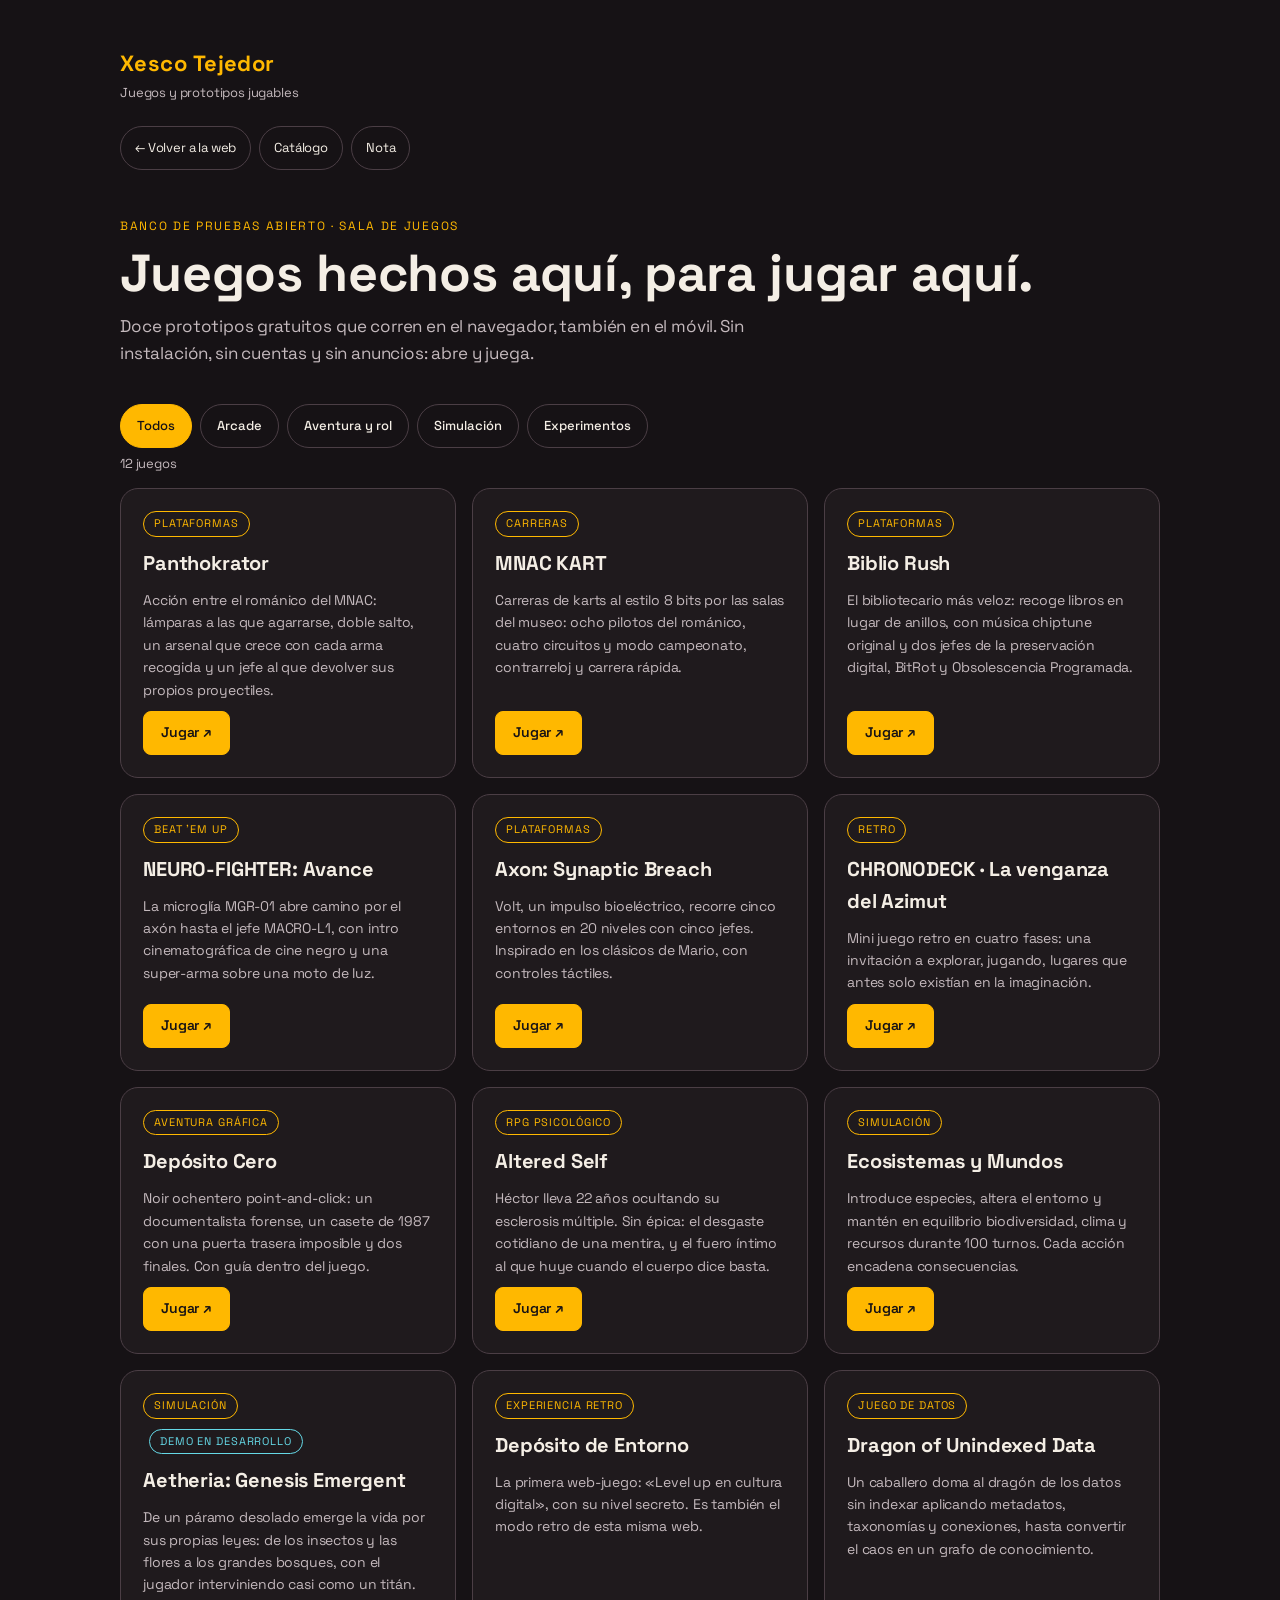
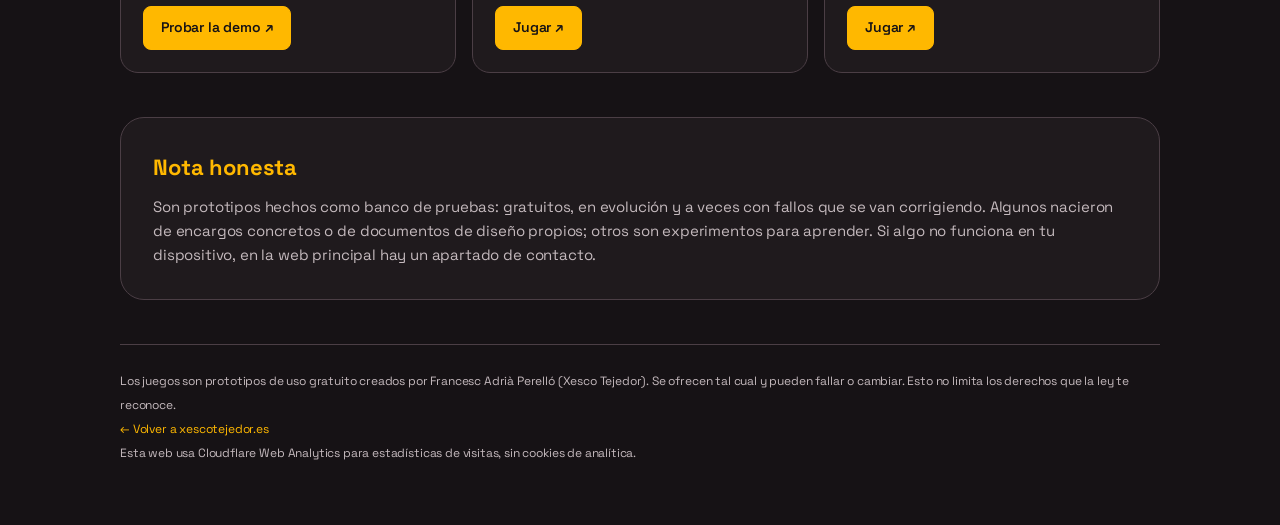
<file: juegos/index.html>
<!DOCTYPE html>

<html lang="es">
<head>
<meta charset="utf-8"/>
<meta content="width=device-width,initial-scale=1" name="viewport"/>
<title>Juegos · Xesco Tejedor</title>
<meta content="Juegos y prototipos jugables en el navegador, creados por Xesco Tejedor (Francesc Adrià Perelló): plataformas, carreras, aventuras y simulaciones gratuitas." name="description"/>
<link href="https://xescotejedor.es/juegos/" rel="canonical"/>
<meta content="website" property="og:type"/>
<meta content="https://xescotejedor.es/juegos/" property="og:url"/>
<meta content="Juegos · Xesco Tejedor" property="og:title"/>
<meta content="Juegos y prototipos jugables en el navegador: plataformas, carreras, aventuras y simulaciones gratuitas." property="og:description"/>
<meta content="https://xescotejedor.es/1-og-image.jpg" property="og:image"/>
<link href="styles.css" rel="stylesheet"/>
<script type="application/ld+json">{"@context": "https://schema.org", "@graph": [{"@type": "Person", "@id": "https://xescotejedor.es/#person", "name": "Francesc Adrià Perelló", "alternateName": "Xesco Tejedor", "url": "https://xescotejedor.es/", "email": "xesco@xescotejedor.es", "sameAs": ["https://www.linkedin.com/in/xesco/"], "alumniOf": [{"@type": "CollegeOrUniversity", "name": "Universitat de Barcelona"}, {"@type": "CollegeOrUniversity", "name": "UNED"}], "description": "Formación actual: MUBACD en la Universidad Carlos III de Madrid, en curso. Desarrollo de prototipos con herramientas de IA y revisión humana."}, {"@type": "CollectionPage", "@id": "https://xescotejedor.es/juegos/#catalogo", "name": "Juegos · Xesco Tejedor", "url": "https://xescotejedor.es/juegos/", "author": {"@id": "https://xescotejedor.es/#person"}, "mainEntity": {"@type": "ItemList", "numberOfItems": 12, "itemListElement": [{"@type": "ListItem", "position": 1, "item": {"@type": "VideoGame", "name": "Panthokrator", "url": "https://xesco-tejedor.github.io/pantocrator/", "description": "Acción entre el románico del MNAC: lámparas a las que agarrarse, doble salto, un arsenal que crece con cada arma recogida y un jefe al que devolver sus propios proyectiles.", "author": {"@id": "https://xescotejedor.es/#person"}, "gamePlatform": "Navegador web", "isAccessibleForFree": true}}, {"@type": "ListItem", "position": 2, "item": {"@type": "VideoGame", "name": "MNAC KART", "url": "https://xesco-tejedor.github.io/mnac-kart/", "description": "Carreras de karts al estilo 8 bits por las salas del museo: ocho pilotos del románico, cuatro circuitos y modo campeonato, contrarreloj y carrera rápida.", "author": {"@id": "https://xescotejedor.es/#person"}, "gamePlatform": "Navegador web", "isAccessibleForFree": true}}, {"@type": "ListItem", "position": 3, "item": {"@type": "VideoGame", "name": "Biblio Rush", "url": "https://xesco-tejedor.github.io/Biblio-Rush/", "description": "El bibliotecario más veloz: recoge libros en lugar de anillos, con música chiptune original y dos jefes de la preservación digital, BitRot y Obsolescencia Programada.", "author": {"@id": "https://xescotejedor.es/#person"}, "gamePlatform": "Navegador web", "isAccessibleForFree": true}}, {"@type": "ListItem", "position": 4, "item": {"@type": "VideoGame", "name": "NEURO-FIGHTER: Avance", "url": "https://xesco-tejedor.github.io/neuro-fighter-advance/", "description": "La microglía MGR-01 abre camino por el axón hasta el jefe MACRO-L1, con intro cinematográfica de cine negro y una super-arma sobre una moto de luz.", "author": {"@id": "https://xescotejedor.es/#person"}, "gamePlatform": "Navegador web", "isAccessibleForFree": true}}, {"@type": "ListItem", "position": 5, "item": {"@type": "VideoGame", "name": "Axon: Synaptic Breach", "url": "https://xesco-tejedor.github.io/axon-synaptic-breach/", "description": "Volt, un impulso bioeléctrico, recorre cinco entornos en 20 niveles con cinco jefes. Inspirado en los clásicos de Mario, con controles táctiles.", "author": {"@id": "https://xescotejedor.es/#person"}, "gamePlatform": "Navegador web", "isAccessibleForFree": true}}, {"@type": "ListItem", "position": 6, "item": {"@type": "VideoGame", "name": "CHRONODECK · La venganza del Azimut", "url": "https://xesco-tejedor.github.io/CHRONODECK/", "description": "Mini juego retro en cuatro fases: una invitación a explorar, jugando, lugares que antes solo existían en la imaginación.", "author": {"@id": "https://xescotejedor.es/#person"}, "gamePlatform": "Navegador web", "isAccessibleForFree": true}}, {"@type": "ListItem", "position": 7, "item": {"@type": "VideoGame", "name": "Depósito Cero", "url": "https://xesco-tejedor.github.io/deposito-cero/", "description": "Noir ochentero point-and-click: un documentalista forense, un casete de 1987 con una puerta trasera imposible y dos finales. Con guía dentro del juego.", "author": {"@id": "https://xescotejedor.es/#person"}, "gamePlatform": "Navegador web", "isAccessibleForFree": true}}, {"@type": "ListItem", "position": 8, "item": {"@type": "VideoGame", "name": "Altered Self", "url": "https://xesco-tejedor.github.io/altered-self/", "description": "Héctor lleva 22 años ocultando su esclerosis múltiple. Sin épica: el desgaste cotidiano de una mentira, y el fuero íntimo al que huye cuando el cuerpo dice basta.", "author": {"@id": "https://xescotejedor.es/#person"}, "gamePlatform": "Navegador web", "isAccessibleForFree": true}}, {"@type": "ListItem", "position": 9, "item": {"@type": "VideoGame", "name": "Ecosistemas y Mundos", "url": "https://xesco-tejedor.github.io/ecosistemas-y-mundos/", "description": "Introduce especies, altera el entorno y mantén en equilibrio biodiversidad, clima y recursos durante 100 turnos. Cada acción encadena consecuencias.", "author": {"@id": "https://xescotejedor.es/#person"}, "gamePlatform": "Navegador web", "isAccessibleForFree": true}}, {"@type": "ListItem", "position": 10, "item": {"@type": "VideoGame", "name": "Aetheria: Genesis Emergent", "url": "https://xesco-tejedor.github.io/aetheria-genesis-emergent/", "description": "De un páramo desolado emerge la vida por sus propias leyes: de los insectos y las flores a los grandes bosques, con el jugador interviniendo casi como un titán.", "author": {"@id": "https://xescotejedor.es/#person"}, "gamePlatform": "Navegador web", "isAccessibleForFree": true}}, {"@type": "ListItem", "position": 11, "item": {"@type": "VideoGame", "name": "Depósito de Entorno", "url": "https://xesco-tejedor.github.io/deposito-de-entorno/", "description": "La primera web-juego: «Level up en cultura digital», con su nivel secreto. Es también el modo retro de esta misma web.", "author": {"@id": "https://xescotejedor.es/#person"}, "gamePlatform": "Navegador web", "isAccessibleForFree": true}}, {"@type": "ListItem", "position": 12, "item": {"@type": "VideoGame", "name": "Dragon of Unindexed Data", "url": "https://xesco-tejedor.github.io/dragon-of-unindexed-data/", "description": "Un caballero doma al dragón de los datos sin indexar aplicando metadatos, taxonomías y conexiones, hasta convertir el caos en un grafo de conocimiento.", "author": {"@id": "https://xescotejedor.es/#person"}, "gamePlatform": "Navegador web", "isAccessibleForFree": true}}]}}]}</script>
<link href="../favicon.ico" rel="icon" sizes="16x16 32x32 48x48 96x96" type="image/x-icon"/><link href="../favicon-96.png" rel="icon" sizes="96x96" type="image/png"/><link href="../apple-touch-icon.png" rel="apple-touch-icon" sizes="180x180"/></head>
<body>
<main class="page">
<header class="top">
<h1 class="brand">Xesco Tejedor</h1>
<p class="fact">Juegos y prototipos jugables</p>
</header>
<nav aria-label="Secciones" class="portfolio-nav">
<a href="../">← Volver a la web</a>
<a href="#catalogo">Catálogo</a>
<a href="#nota">Nota</a>
</nav>
<section class="hero">
<span class="eyebrow">Banco de pruebas abierto · Sala de juegos</span>
<h2 class="hero-title">Juegos hechos aquí, para jugar aquí.</h2>
<p class="lead">Doce prototipos gratuitos que corren en el navegador, también en el móvil. Sin instalación, sin cuentas y sin anuncios: abre y juega.</p>
</section>
<section id="catalogo">
<div aria-label="Filtrar por tipo" class="filters" role="group">
<button class="chip active" data-filter="todos" type="button">Todos</button>
<button class="chip" data-filter="arcade" type="button">Arcade</button>
<button class="chip" data-filter="aventura" type="button">Aventura y rol</button>
<button class="chip" data-filter="simulacion" type="button">Simulación</button>
<button class="chip" data-filter="experimento" type="button">Experimentos</button>
</div>
<p aria-live="polite" class="count" id="count"></p>
<div class="grid" id="grid">
<article class="card" data-cat="arcade">
<span class="tag">Plataformas</span>
<h3>Panthokrator</h3>
<p>Acción entre el románico del MNAC: lámparas a las que agarrarse, doble salto, un arsenal que crece con cada arma recogida y un jefe al que devolver sus propios proyectiles.</p>
<a class="btn primary" href="https://xesco-tejedor.github.io/pantocrator/" rel="noopener" target="_blank">Jugar ↗</a>
</article>
<article class="card" data-cat="arcade">
<span class="tag">Carreras</span>
<h3>MNAC KART</h3>
<p>Carreras de karts al estilo 8 bits por las salas del museo: ocho pilotos del románico, cuatro circuitos y modo campeonato, contrarreloj y carrera rápida.</p>
<a class="btn primary" href="https://xesco-tejedor.github.io/mnac-kart/" rel="noopener" target="_blank">Jugar ↗</a>
</article>
<article class="card" data-cat="arcade">
<span class="tag">Plataformas</span>
<h3>Biblio Rush</h3>
<p>El bibliotecario más veloz: recoge libros en lugar de anillos, con música chiptune original y dos jefes de la preservación digital, BitRot y Obsolescencia Programada.</p>
<a class="btn primary" href="https://xesco-tejedor.github.io/Biblio-Rush/" rel="noopener" target="_blank">Jugar ↗</a>
</article>
<article class="card" data-cat="arcade">
<span class="tag">Beat 'em up</span>
<h3>NEURO-FIGHTER: Avance</h3>
<p>La microglía MGR-01 abre camino por el axón hasta el jefe MACRO-L1, con intro cinematográfica de cine negro y una super-arma sobre una moto de luz.</p>
<a class="btn primary" href="https://xesco-tejedor.github.io/neuro-fighter-advance/" rel="noopener" target="_blank">Jugar ↗</a>
</article>
<article class="card" data-cat="arcade">
<span class="tag">Plataformas</span>
<h3>Axon: Synaptic Breach</h3>
<p>Volt, un impulso bioeléctrico, recorre cinco entornos en 20 niveles con cinco jefes. Inspirado en los clásicos de Mario, con controles táctiles.</p>
<a class="btn primary" href="https://xesco-tejedor.github.io/axon-synaptic-breach/" rel="noopener" target="_blank">Jugar ↗</a>
</article>
<article class="card" data-cat="arcade">
<span class="tag">Retro</span>
<h3>CHRONODECK · La venganza del Azimut</h3>
<p>Mini juego retro en cuatro fases: una invitación a explorar, jugando, lugares que antes solo existían en la imaginación.</p>
<a class="btn primary" href="https://xesco-tejedor.github.io/CHRONODECK/" rel="noopener" target="_blank">Jugar ↗</a>
</article>
<article class="card" data-cat="aventura">
<span class="tag">Aventura gráfica</span>
<h3>Depósito Cero</h3>
<p>Noir ochentero point-and-click: un documentalista forense, un casete de 1987 con una puerta trasera imposible y dos finales. Con guía dentro del juego.</p>
<a class="btn primary" href="https://xesco-tejedor.github.io/deposito-cero/" rel="noopener" target="_blank">Jugar ↗</a>
</article>
<article class="card" data-cat="aventura">
<span class="tag">RPG psicológico</span>
<h3>Altered Self</h3>
<p>Héctor lleva 22 años ocultando su esclerosis múltiple. Sin épica: el desgaste cotidiano de una mentira, y el fuero íntimo al que huye cuando el cuerpo dice basta.</p>
<a class="btn primary" href="https://xesco-tejedor.github.io/altered-self/" rel="noopener" target="_blank">Jugar ↗</a>
</article>
<article class="card" data-cat="simulacion">
<span class="tag">Simulación</span>
<h3>Ecosistemas y Mundos</h3>
<p>Introduce especies, altera el entorno y mantén en equilibrio biodiversidad, clima y recursos durante 100 turnos. Cada acción encadena consecuencias.</p>
<a class="btn primary" href="https://xesco-tejedor.github.io/ecosistemas-y-mundos/" rel="noopener" target="_blank">Jugar ↗</a>
</article>
<article class="card" data-cat="simulacion">
<span class="tag">Simulación</span><span class="badge">Demo en desarrollo</span>
<h3>Aetheria: Genesis Emergent</h3>
<p>De un páramo desolado emerge la vida por sus propias leyes: de los insectos y las flores a los grandes bosques, con el jugador interviniendo casi como un titán.</p>
<a class="btn primary" href="https://xesco-tejedor.github.io/aetheria-genesis-emergent/" rel="noopener" target="_blank">Probar la demo ↗</a>
</article>
<article class="card" data-cat="experimento">
<span class="tag">Experiencia retro</span>
<h3>Depósito de Entorno</h3>
<p>La primera web-juego: «Level up en cultura digital», con su nivel secreto. Es también el modo retro de esta misma web.</p>
<a class="btn primary" href="https://xesco-tejedor.github.io/deposito-de-entorno/" rel="noopener" target="_blank">Jugar ↗</a>
</article>
<article class="card" data-cat="experimento">
<span class="tag">Juego de datos</span>
<h3>Dragon of Unindexed Data</h3>
<p>Un caballero doma al dragón de los datos sin indexar aplicando metadatos, taxonomías y conexiones, hasta convertir el caos en un grafo de conocimiento.</p>
<a class="btn primary" href="https://xesco-tejedor.github.io/dragon-of-unindexed-data/" rel="noopener" target="_blank">Jugar ↗</a>
</article>
</div>
</section>
<section class="panel dark" id="nota">
<h2>Nota honesta</h2>
<p>Son prototipos hechos como banco de pruebas: gratuitos, en evolución y a veces con fallos que se van corrigiendo. Algunos nacieron de encargos concretos o de documentos de diseño propios; otros son experimentos para aprender. Si algo no funciona en tu dispositivo, en la web principal hay un apartado de contacto.</p>
</section>
<footer class="foot">
Los juegos son prototipos de uso gratuito creados por Francesc Adrià Perelló (Xesco Tejedor). Se ofrecen tal cual y pueden fallar o cambiar. Esto no limita los derechos que la ley te reconoce.<br/>
<a class="plain-link" href="../">← Volver a xescotejedor.es</a><br/>
Esta web usa Cloudflare Web Analytics para estadísticas de visitas, sin cookies de analítica.
</footer>
</main>
<script src="script.js"></script>
<!-- Cloudflare Web Analytics -->
<script data-cf-beacon='{"token": "203f7533fe9947f5906588043f8ab3b4"}' src="https://static.cloudflareinsights.com/beacon.min.js" type="module"></script>
<!-- End Cloudflare Web Analytics -->
</body>
</html>
</file>
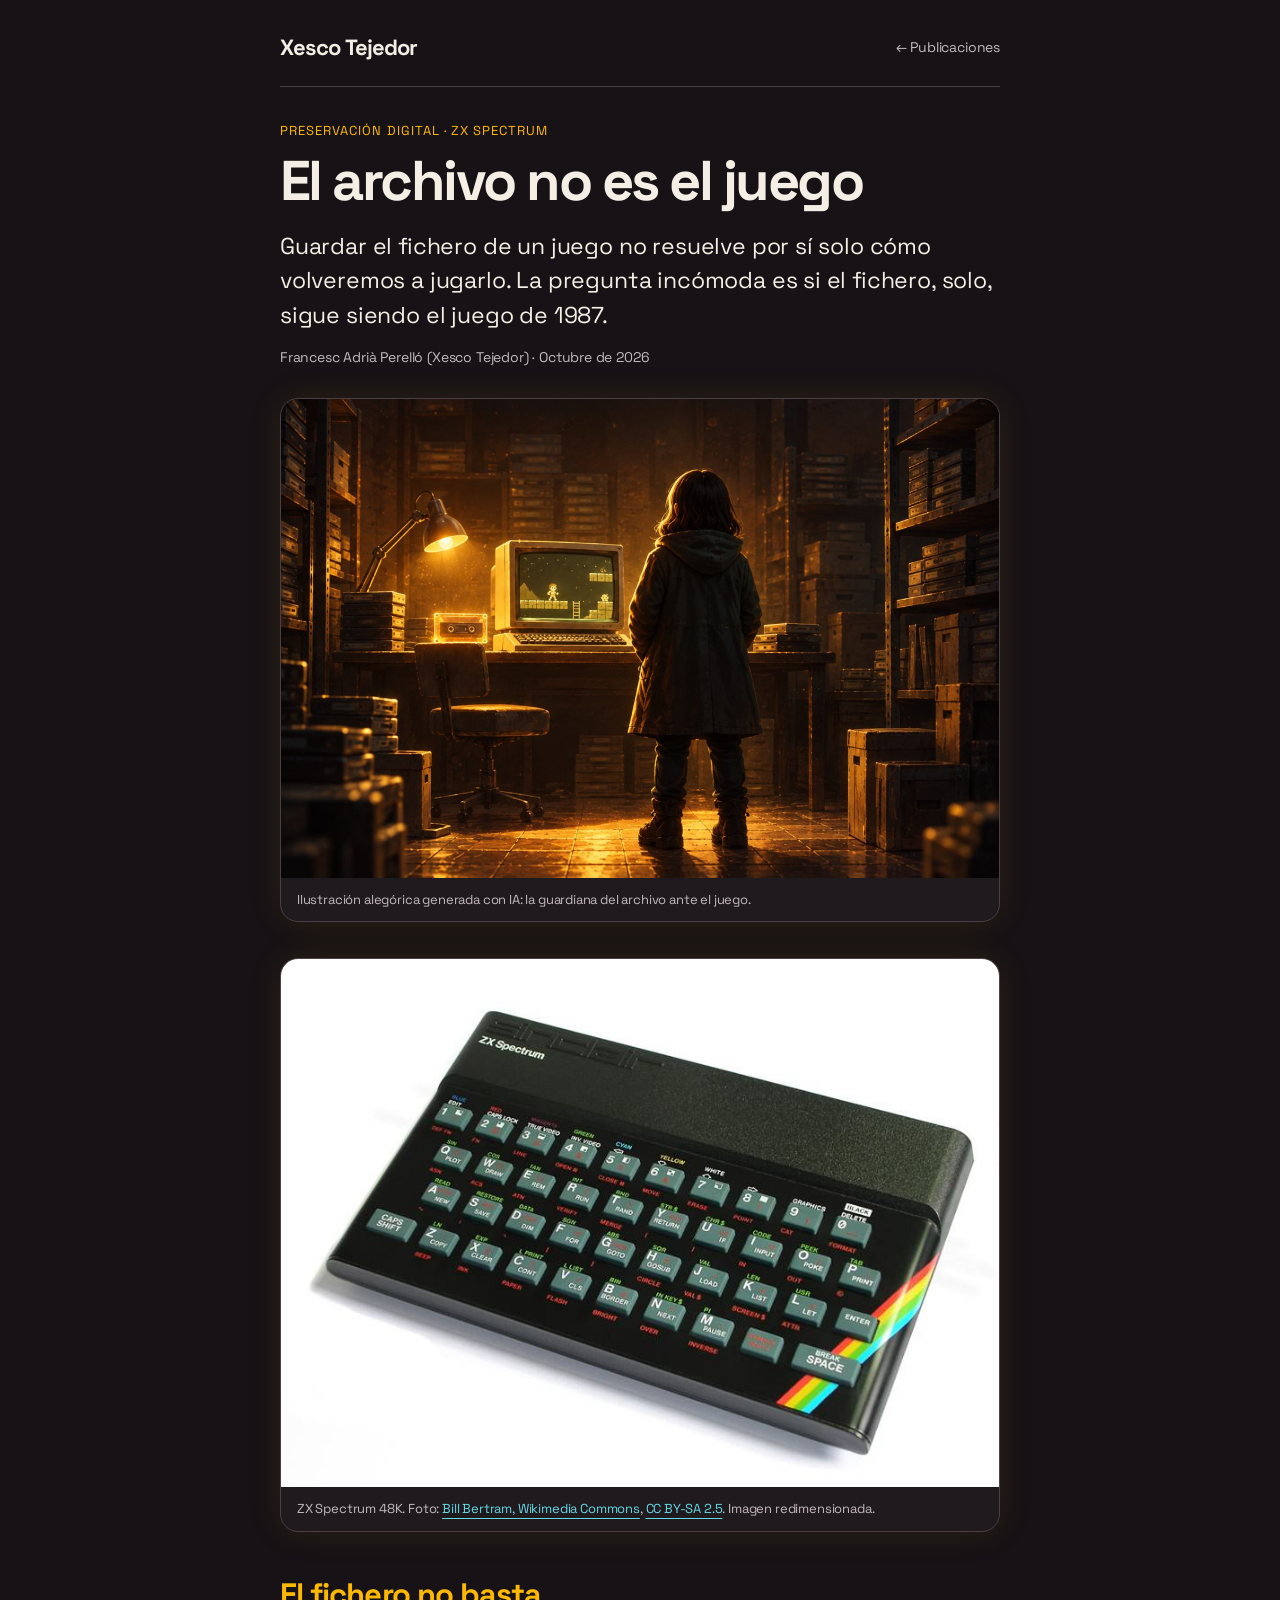
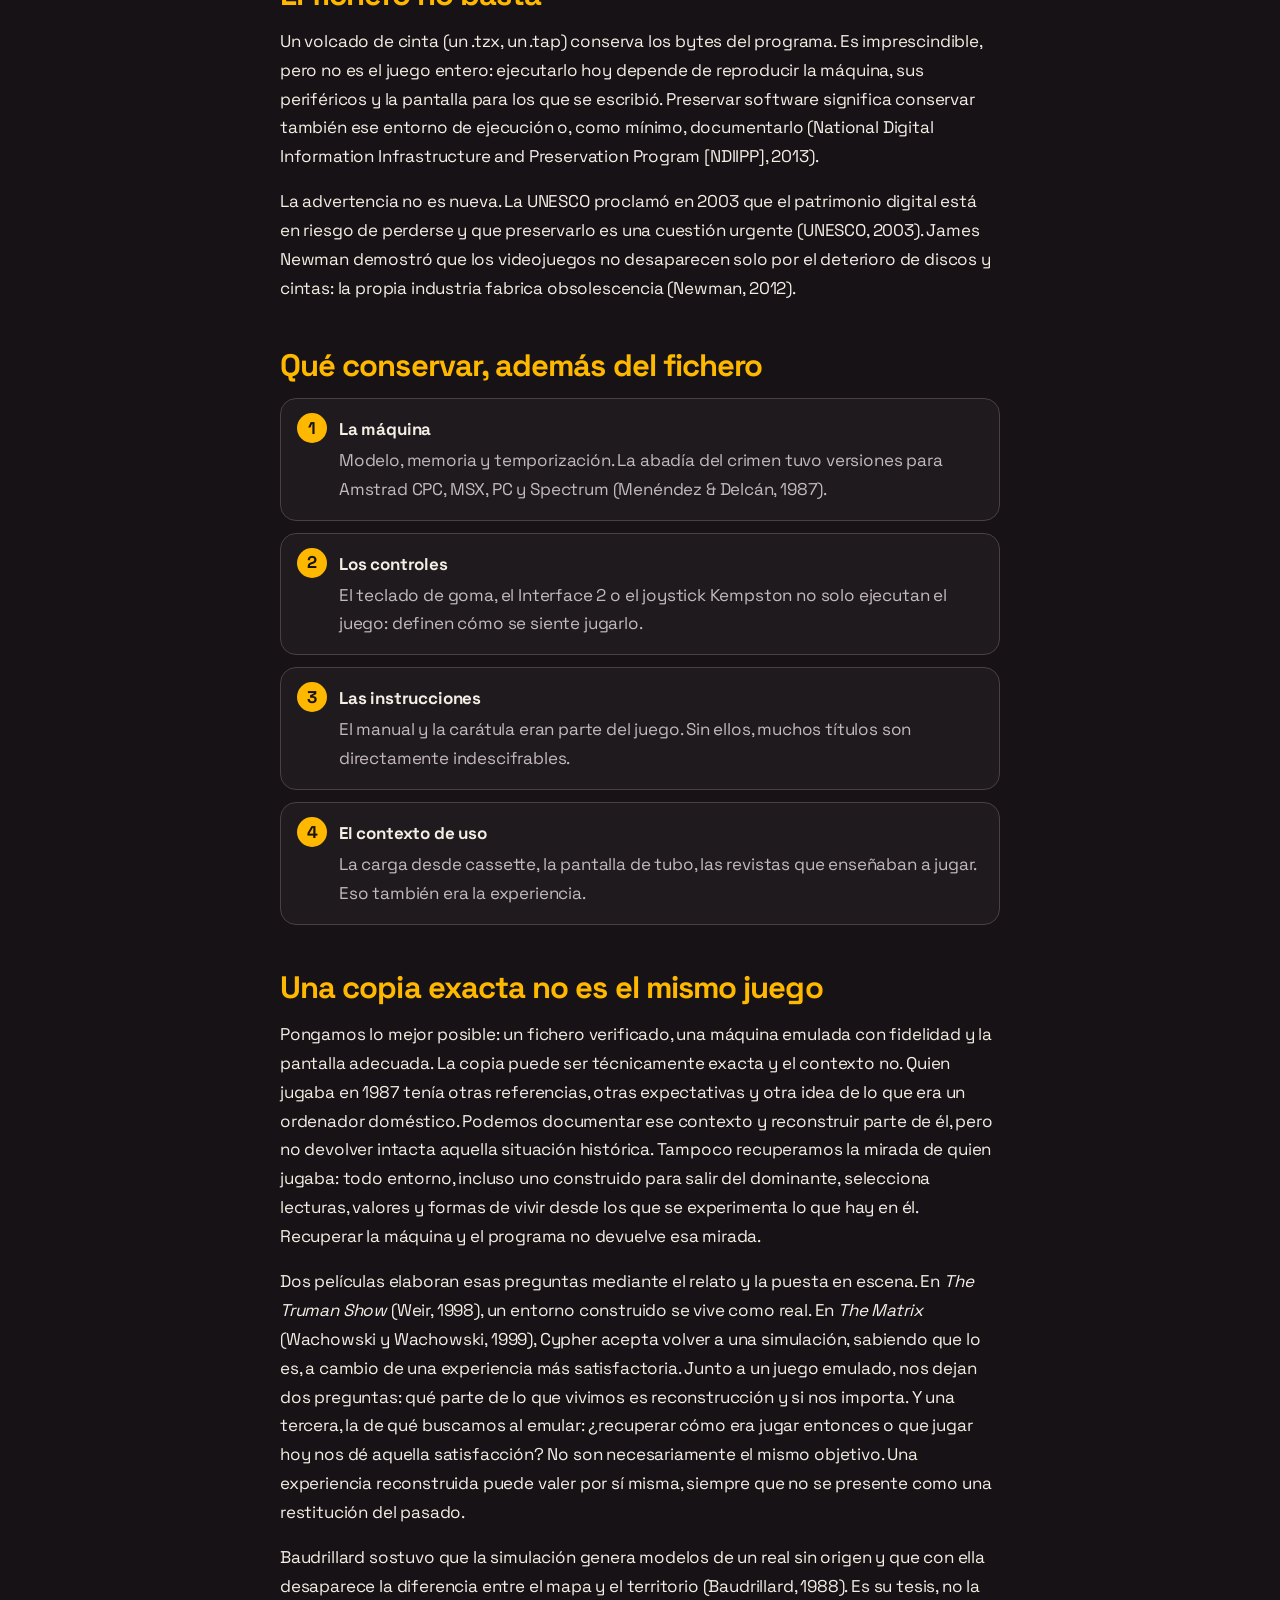
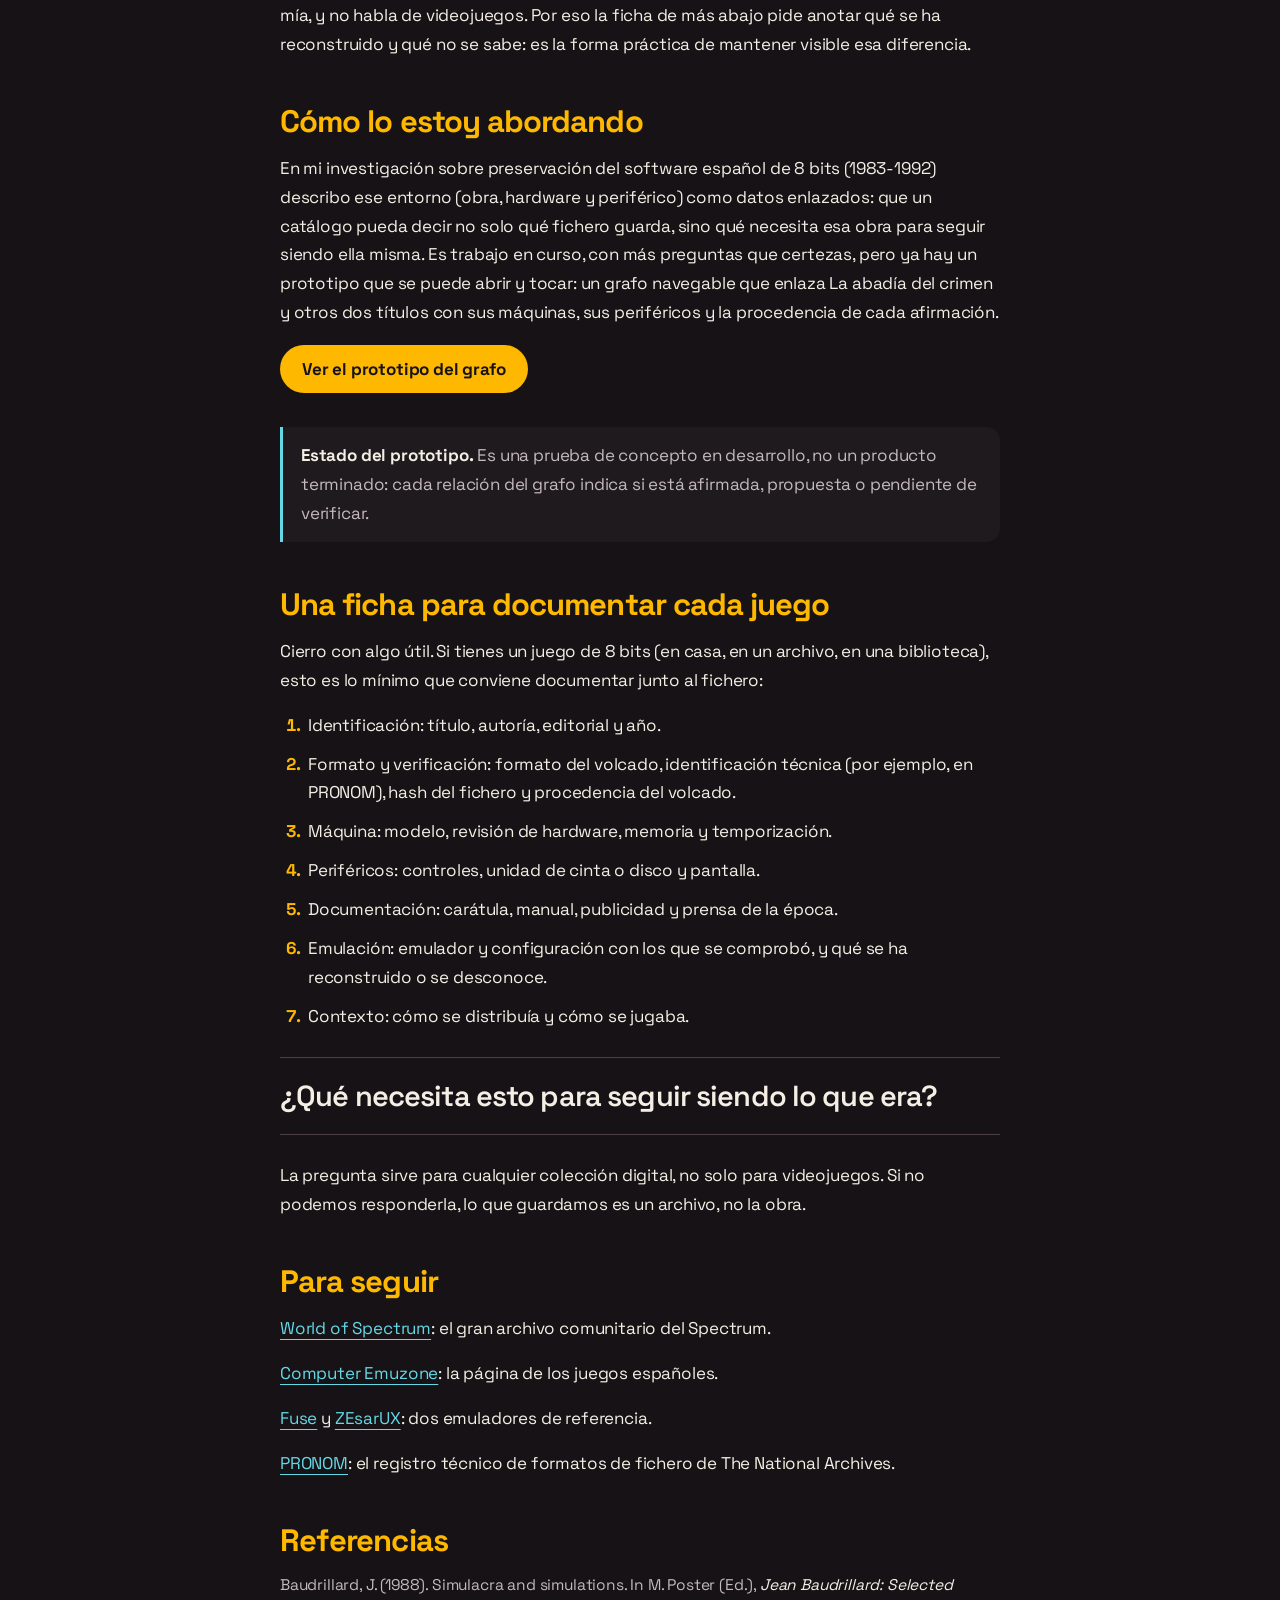
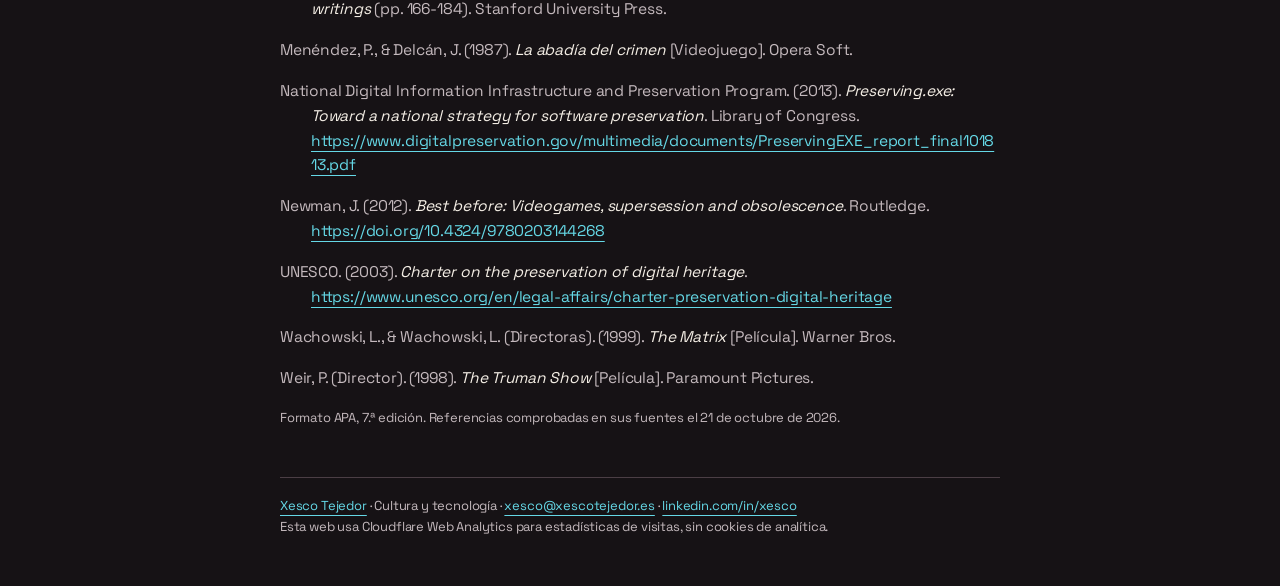
<file: articulos/el-archivo-no-es-el-juego/index.html>
<!DOCTYPE html>

<html lang="es"><head><meta charset="utf-8"/><meta content="width=device-width,initial-scale=1" name="viewport"/>
<title>El archivo no es el juego · Xesco Tejedor</title>
<meta content="Guardar el fichero de un juego no resuelve por sí solo cómo volveremos a jugarlo. Qué conservar, además del archivo, de un juego de Spectrum." name="description"/>
<link href="https://xescotejedor.es/articulos/el-archivo-no-es-el-juego/" rel="canonical"/>
<meta content="article" property="og:type"/><meta content="https://xescotejedor.es/articulos/el-archivo-no-es-el-juego/" property="og:url"/><meta content="El archivo no es el juego" property="og:title"/><meta content="Guardar el fichero de un juego no resuelve por sí solo cómo volveremos a jugarlo. Qué conservar, además del archivo, de un juego de Spectrum." property="og:description"/><meta content="https://xescotejedor.es/1-og-image.jpg" property="og:image"/><meta content="es_ES" property="og:locale"/>
<meta content="summary_large_image" name="twitter:card"/><meta content="El archivo no es el juego" name="twitter:title"/><meta content="Guardar el fichero de un juego no resuelve por sí solo cómo volveremos a jugarlo. Qué conservar, además del archivo, de un juego de Spectrum." name="twitter:description"/><meta content="https://xescotejedor.es/1-og-image.jpg" name="twitter:image"/>
<style>
@import url('https://fonts.googleapis.com/css2?family=Space+Grotesk:wght@400;500;600;700&display=swap');
:root{--carbon:#161215;--burgundy:#1f1a1d;--amber:#ffb800;--cyan:#65d8e6;--green:#96c98b;--white:#f4eee5;--muted:#c4b9bd;--line:#4b3e45}
*{box-sizing:border-box}html{scroll-behavior:smooth}
body{margin:0;background:var(--carbon);color:var(--white);font:400 17px/1.7 'Space Grotesk',sans-serif;letter-spacing:-.01em;-webkit-text-size-adjust:100%}
a{color:var(--cyan);text-underline-offset:5px;overflow-wrap:anywhere}a:hover{color:var(--amber)}
.page{max-width:760px;margin:auto;padding:20px 20px 48px}
.top{display:flex;align-items:center;justify-content:space-between;gap:12px;padding:6px 0 16px;border-bottom:1px solid var(--line);margin-bottom:28px}
.brand{font-weight:700;font-size:22px;letter-spacing:-.04em;color:var(--white);text-decoration:none}
.back{font-size:14px;color:var(--muted);text-decoration:none;min-height:44px;display:flex;align-items:center}.back:hover{color:var(--amber)}
.eyebrow{display:inline-block;font-size:13px;letter-spacing:.08em;text-transform:uppercase;color:var(--amber);margin:0 0 10px}
h1{font-size:clamp(34px,8vw,56px);line-height:1.05;letter-spacing:-.045em;margin:0 0 18px}
.lead{font-size:clamp(19px,4.6vw,23px);line-height:1.5;color:var(--white);margin:0 0 14px}
.meta{font-size:14px;color:var(--muted);margin:0 0 28px}
figure{margin:0 0 36px;background:var(--burgundy);border:1px solid var(--line);border-radius:18px;overflow:hidden;box-shadow:0 0 36px #ffb80018}
figure img{display:block;width:100%;height:auto}
figcaption{padding:12px 16px;font-size:13px;line-height:1.5;color:var(--muted)}
h2{font-size:clamp(24px,5.5vw,31px);line-height:1.2;letter-spacing:-.03em;margin:44px 0 14px;color:var(--amber)}
p{margin:0 0 16px}
.items{list-style:none;margin:0 0 16px;padding:0;counter-reset:i;display:grid;gap:12px}
.items li{counter-increment:i;background:var(--burgundy);border:1px solid var(--line);border-radius:16px;padding:16px 18px 16px 58px;position:relative}
.items li::before{content:counter(i);position:absolute;left:16px;top:14px;width:30px;height:30px;border-radius:50%;background:var(--amber);color:var(--carbon);font-weight:700;display:flex;align-items:center;justify-content:center}
.items b{display:block;color:var(--white);margin-bottom:2px}.items span{color:var(--muted)}
.note{border-left:3px solid var(--cyan);background:var(--burgundy);border-radius:0 14px 14px 0;padding:14px 18px;margin:0 0 16px;color:var(--muted)}.note b{color:var(--white)}
.btn{display:inline-flex;align-items:center;min-height:48px;padding:0 22px;border-radius:999px;background:var(--amber);color:var(--carbon);font-weight:700;text-decoration:none;margin:2px 0 18px}.btn:hover{background:var(--white);color:var(--carbon)}
ol.ficha{margin:0 0 20px;padding-left:24px}ol.ficha li{margin-bottom:10px;padding-left:4px}ol.ficha li::marker{color:var(--amber);font-weight:700}
.key{font-size:clamp(22px,5.4vw,29px);line-height:1.25;font-weight:600;letter-spacing:-.03em;color:var(--white);border-top:1px solid var(--line);border-bottom:1px solid var(--line);padding:20px 0;margin:26px 0}
.refs p{padding-left:2em;text-indent:-2em;font-size:15.5px;line-height:1.6;color:var(--muted)}.refs em{color:var(--white)}
.refnote{font-size:13px;color:var(--muted)}
.foot{margin-top:48px;padding-top:18px;border-top:1px solid var(--line);font-size:13px;color:var(--muted);line-height:1.6}
@media (prefers-reduced-motion:no-preference){.page>*{animation:rise .5s ease both}@keyframes rise{from{opacity:0;transform:translateY(8px)}to{opacity:1;transform:none}}}
</style><script type="application/ld+json">{"@context": "https://schema.org", "@graph": [{"@type": "Person", "@id": "https://xescotejedor.es/#person", "name": "Francesc Adrià Perelló", "alternateName": "Xesco Tejedor", "url": "https://xescotejedor.es/", "email": "xesco@xescotejedor.es", "sameAs": ["https://www.linkedin.com/in/xesco/"], "alumniOf": [{"@type": "CollegeOrUniversity", "name": "Universitat de Barcelona"}, {"@type": "CollegeOrUniversity", "name": "UNED"}], "description": "Formación actual: MUBACD en la Universidad Carlos III de Madrid, en curso. Desarrollo de prototipos con herramientas de IA y revisión humana."}, {"@type": "Article", "@id": "https://xescotejedor.es/articulos/el-archivo-no-es-el-juego/#article", "url": "https://xescotejedor.es/articulos/el-archivo-no-es-el-juego/", "headline": "El archivo no es el juego", "author": {"@id": "https://xescotejedor.es/#person"}, "inLanguage": "es", "datePublished": "2026-10-21", "description": "Qué conservar, además del archivo, para poder comprender y volver a jugar un juego de ZX Spectrum."}]}</script>
<link href="../../favicon.ico" rel="icon" sizes="16x16 32x32 48x48 96x96" type="image/x-icon"/><link href="../../favicon-96.png" rel="icon" sizes="96x96" type="image/png"/><link href="../../apple-touch-icon.png" rel="apple-touch-icon" sizes="180x180"/></head>
<body><main class="page">
<header class="top"><a class="brand" href="https://xescotejedor.es/">Xesco Tejedor</a><a class="back" href="https://xescotejedor.es/#publicaciones">← Publicaciones</a></header>
<article>
<span class="eyebrow">Preservación digital · ZX Spectrum</span>
<h1>El archivo no es el juego</h1>
<p class="lead">Guardar el fichero de un juego no resuelve por sí solo cómo volveremos a jugarlo. La pregunta incómoda es si el fichero, solo, sigue siendo el juego de 1987.</p>
<p class="meta">Francesc Adrià Perelló (Xesco Tejedor) · Octubre de 2026</p>
<figure><img alt="Ilustración: una niña guardiana, de espaldas, ante un ordenador retro con un juego en pantalla y casetes guardados en estanterías de un archivo en penumbra ámbar" height="800" src="[data-uri]" width="1200"/><figcaption>Ilustración alegórica generada con IA: la guardiana del archivo ante el juego.</figcaption></figure>
<figure><img alt="Sinclair ZX Spectrum 48K (1982)" height="588" src="[data-uri]" width="800"/><figcaption>ZX Spectrum 48K. Foto: <a href="https://commons.wikimedia.org/wiki/File:ZXSpectrum48k.jpg">Bill Bertram, Wikimedia Commons</a>, <a href="https://creativecommons.org/licenses/by-sa/2.5/">CC BY-SA 2.5</a>. Imagen redimensionada.</figcaption></figure>
<h2>El fichero no basta</h2>
<p>Un volcado de cinta (un .tzx, un .tap) conserva los bytes del programa. Es imprescindible, pero no es el juego entero: ejecutarlo hoy depende de reproducir la máquina, sus periféricos y la pantalla para los que se escribió. Preservar software significa conservar también ese entorno de ejecución o, como mínimo, documentarlo (National Digital Information Infrastructure and Preservation Program [NDIIPP], 2013).</p>
<p>La advertencia no es nueva. La UNESCO proclamó en 2003 que el patrimonio digital está en riesgo de perderse y que preservarlo es una cuestión urgente (UNESCO, 2003). James Newman demostró que los videojuegos no desaparecen solo por el deterioro de discos y cintas: la propia industria fabrica obsolescencia (Newman, 2012).</p>
<h2>Qué conservar, además del fichero</h2>
<ol class="items">
<li><b>La máquina</b><span>Modelo, memoria y temporización. La abadía del crimen tuvo versiones para Amstrad CPC, MSX, PC y Spectrum (Menéndez &amp; Delcán, 1987).</span></li>
<li><b>Los controles</b><span>El teclado de goma, el Interface 2 o el joystick Kempston no solo ejecutan el juego: definen cómo se siente jugarlo.</span></li>
<li><b>Las instrucciones</b><span>El manual y la carátula eran parte del juego. Sin ellos, muchos títulos son directamente indescifrables.</span></li>
<li><b>El contexto de uso</b><span>La carga desde cassette, la pantalla de tubo, las revistas que enseñaban a jugar. Eso también era la experiencia.</span></li>
</ol>
<h2>Una copia exacta no es el mismo juego</h2>
<p>Pongamos lo mejor posible: un fichero verificado, una máquina emulada con fidelidad y la pantalla adecuada. La copia puede ser técnicamente exacta y el contexto no. Quien jugaba en 1987 tenía otras referencias, otras expectativas y otra idea de lo que era un ordenador doméstico. Podemos documentar ese contexto y reconstruir parte de él, pero no devolver intacta aquella situación histórica. Tampoco recuperamos la mirada de quien jugaba: todo entorno, incluso uno construido para salir del dominante, selecciona lecturas, valores y formas de vivir desde los que se experimenta lo que hay en él. Recuperar la máquina y el programa no devuelve esa mirada.</p>
<p>Dos películas elaboran esas preguntas mediante el relato y la puesta en escena. En <em>The Truman Show</em> (Weir, 1998), un entorno construido se vive como real. En <em>The Matrix</em> (Wachowski y Wachowski, 1999), Cypher acepta volver a una simulación, sabiendo que lo es, a cambio de una experiencia más satisfactoria. Junto a un juego emulado, nos dejan dos preguntas: qué parte de lo que vivimos es reconstrucción y si nos importa. Y una tercera, la de qué buscamos al emular: ¿recuperar cómo era jugar entonces o que jugar hoy nos dé aquella satisfacción? No son necesariamente el mismo objetivo. Una experiencia reconstruida puede valer por sí misma, siempre que no se presente como una restitución del pasado.</p>
<p>Baudrillard sostuvo que la simulación genera modelos de un real sin origen y que con ella desaparece la diferencia entre el mapa y el territorio (Baudrillard, 1988). Es su tesis, no la mía, y no habla de videojuegos. Por eso la ficha de más abajo pide anotar qué se ha reconstruido y qué no se sabe: es la forma práctica de mantener visible esa diferencia.</p>
<h2>Cómo lo estoy abordando</h2>
<p>En mi investigación sobre preservación del software español de 8 bits (1983-1992) describo ese entorno (obra, hardware y periférico) como datos enlazados: que un catálogo pueda decir no solo qué fichero guarda, sino qué necesita esa obra para seguir siendo ella misma. Es trabajo en curso, con más preguntas que certezas, pero ya hay un prototipo que se puede abrir y tocar: un grafo navegable que enlaza La abadía del crimen y otros dos títulos con sus máquinas, sus periféricos y la procedencia de cada afirmación.</p>
<p><a class="btn" href="https://xesco-tejedor.github.io/grafo-trinitario/" rel="noopener">Ver el prototipo del grafo</a></p>
<div class="note"><b>Estado del prototipo.</b> Es una prueba de concepto en desarrollo, no un producto terminado: cada relación del grafo indica si está afirmada, propuesta o pendiente de verificar.</div>
<h2>Una ficha para documentar cada juego</h2>
<p>Cierro con algo útil. Si tienes un juego de 8 bits (en casa, en un archivo, en una biblioteca), esto es lo mínimo que conviene documentar junto al fichero:</p>
<ol class="ficha">
<li>Identificación: título, autoría, editorial y año.</li>
<li>Formato y verificación: formato del volcado, identificación técnica (por ejemplo, en PRONOM), hash del fichero y procedencia del volcado.</li>
<li>Máquina: modelo, revisión de hardware, memoria y temporización.</li>
<li>Periféricos: controles, unidad de cinta o disco y pantalla.</li>
<li>Documentación: carátula, manual, publicidad y prensa de la época.</li>
<li>Emulación: emulador y configuración con los que se comprobó, y qué se ha reconstruido o se desconoce.</li>
<li>Contexto: cómo se distribuía y cómo se jugaba.</li>
</ol>
<p class="key">¿Qué necesita esto para seguir siendo lo que era?</p>
<p>La pregunta sirve para cualquier colección digital, no solo para videojuegos. Si no podemos responderla, lo que guardamos es un archivo, no la obra.</p>
<h2>Para seguir</h2>
<p><a href="https://worldofspectrum.org">World of Spectrum</a>: el gran archivo comunitario del Spectrum.</p>
<p><a href="https://computeremuzone.com">Computer Emuzone</a>: la página de los juegos españoles.</p>
<p><a href="https://fuse-emulator.sourceforge.io">Fuse</a> y <a href="https://github.com/chernandezba/zesarux">ZEsarUX</a>: dos emuladores de referencia.</p>
<p><a href="https://www.nationalarchives.gov.uk/PRONOM/">PRONOM</a>: el registro técnico de formatos de fichero de The National Archives.</p>
<h2>Referencias</h2>
<div class="refs">
<p>Baudrillard, J. (1988). Simulacra and simulations. In M. Poster (Ed.), <em>Jean Baudrillard: Selected writings</em> (pp. 166-184). Stanford University Press.</p>
<p>Menéndez, P., &amp; Delcán, J. (1987). <em>La abadía del crimen</em> [Videojuego]. Opera Soft.</p>
<p>National Digital Information Infrastructure and Preservation Program. (2013). <em>Preserving.exe: Toward a national strategy for software preservation</em>. Library of Congress. <a href="https://www.digitalpreservation.gov/multimedia/documents/PreservingEXE_report_final101813.pdf">https://www.digitalpreservation.gov/multimedia/documents/PreservingEXE_report_final101813.pdf</a></p>
<p>Newman, J. (2012). <em>Best before: Videogames, supersession and obsolescence</em>. Routledge. <a href="https://doi.org/10.4324/9780203144268">https://doi.org/10.4324/9780203144268</a></p>
<p>UNESCO. (2003). <em>Charter on the preservation of digital heritage</em>. <a href="https://www.unesco.org/en/legal-affairs/charter-preservation-digital-heritage">https://www.unesco.org/en/legal-affairs/charter-preservation-digital-heritage</a></p>
<p>Wachowski, L., &amp; Wachowski, L. (Directoras). (1999). <em>The Matrix</em> [Película]. Warner Bros.</p>
<p>Weir, P. (Director). (1998). <em>The Truman Show</em> [Película]. Paramount Pictures.</p>
</div>
<p class="refnote">Formato APA, 7.ª edición. Referencias comprobadas en sus fuentes el 21 de octubre de 2026.</p>
</article>
<footer class="foot"><a href="https://xescotejedor.es/">Xesco Tejedor</a> · Cultura y tecnología · <a href="mailto:xesco@xescotejedor.es">xesco@xescotejedor.es</a> · <a href="https://www.linkedin.com/in/xesco/" rel="noopener">linkedin.com/in/xesco</a><br/>Esta web usa Cloudflare Web Analytics para estadísticas de visitas, sin cookies de analítica.</footer>
</main>
<!-- Cloudflare Web Analytics --><script data-cf-beacon='{"token": "203f7533fe9947f5906588043f8ab3b4"}' src="https://static.cloudflareinsights.com/beacon.min.js" type="module"></script><!-- End Cloudflare Web Analytics -->
</body></html>
</file>
<file: juegos/styles.css>
/* Juegos · Xesco Tejedor · Identidad ámbar (misma que la web principal) */
@import url('https://fonts.googleapis.com/css2?family=Space+Grotesk:wght@400;500;600;700&display=swap');
:root{
  --carbon:#161215; --burgundy:#1f1a1d; --amber:#ffb800; --cyan:#65d8e6;
  --white:#f4eee5; --muted:#c4b9bd; --line:#4b3e45; --r-card:18px;
}
*{box-sizing:border-box}
body{margin:0;background:var(--carbon);color:var(--white);font:400 16px/1.6 'Space Grotesk',sans-serif;letter-spacing:-.01em}
.page{max-width:1080px;margin:0 auto;padding:28px 20px 60px}

.top{padding:18px 0 6px}
.brand{margin:0;font-size:22px;font-weight:700;color:var(--amber);letter-spacing:.02em}
.fact{margin:2px 0 0;color:var(--muted);font-size:13px}

.portfolio-nav{display:flex;flex-wrap:wrap;gap:8px;margin:16px 0 8px}
.portfolio-nav a{color:var(--white);text-decoration:none;border:1px solid var(--line);border-radius:999px;padding:8px 14px;font-size:13px;min-height:44px;display:inline-flex;align-items:center}
.portfolio-nav a:hover{border-color:var(--amber);color:var(--amber)}

.hero{padding:34px 0 10px}
.eyebrow{display:inline-block;color:var(--amber);font-size:12px;letter-spacing:.14em;text-transform:uppercase;margin-bottom:10px}
.hero-title{margin:0 0 12px;font-size:clamp(30px,5.4vw,52px);line-height:1.06;font-weight:700}
.lead{margin:0;max-width:640px;color:var(--muted);font-size:17px}

.filters{display:flex;flex-wrap:wrap;gap:8px;margin:26px 0 6px}
.chip{min-height:44px;padding:8px 16px;border-radius:999px;border:1px solid var(--line);background:transparent;color:var(--white);font:500 13px/1 'Space Grotesk',sans-serif;cursor:pointer;transition:border-color .2s,color .2s,background .2s}
.chip:hover{border-color:var(--amber);color:var(--amber)}
.chip.active{background:var(--amber);border-color:var(--amber);color:var(--carbon)}
.count{margin:0 0 14px;color:var(--muted);font-size:13px;min-height:20px}

.grid{display:grid;grid-template-columns:repeat(auto-fill,minmax(300px,1fr));gap:16px}
.card{background:var(--burgundy);border:1px solid var(--line);border-radius:var(--r-card);padding:22px;display:flex;flex-direction:column;gap:10px;transition:border-color .25s,transform .25s}
.card:hover{border-color:var(--amber);transform:translateY(-2px)}
.card h3{margin:0;font-size:20px;font-weight:700}
.card p{margin:0;color:var(--muted);font-size:14px;flex:1}
.tag{display:inline-block;width:max-content;color:var(--amber);border:1px solid var(--amber);border-radius:999px;padding:3px 10px;font-size:11px;letter-spacing:.08em;text-transform:uppercase}
.badge{display:inline-block;width:max-content;margin-left:6px;color:var(--cyan);border:1px solid var(--cyan);border-radius:999px;padding:3px 10px;font-size:11px;letter-spacing:.08em;text-transform:uppercase}
.card.hidden{display:none}

.btn{display:inline-flex;align-items:center;justify-content:center;min-height:44px;padding:10px 17px;border-radius:8px;cursor:pointer;text-decoration:none;font:500 14px/1.4 'Space Grotesk',sans-serif;border:1px solid var(--line);background:transparent;color:var(--white);transition:transform .25s,border-color .25s,background .25s}
.btn.primary{background:var(--amber);border-color:var(--amber);color:var(--carbon);font-weight:600}
.btn.primary:hover{transform:translateY(-1px)}
.btn{align-self:flex-start}

.panel.dark{padding:32px;border:1px solid var(--line);border-radius:24px;background:var(--burgundy);margin-top:44px}
.panel.dark h2{margin:0 0 10px;font-size:22px;color:var(--amber)}
.panel.dark p{margin:0;color:var(--muted);font-size:15px}

.foot{border-top:1px solid var(--line);padding-top:24px;margin-top:44px;color:var(--muted);font-size:12px;line-height:2}
.plain-link{color:var(--amber);text-decoration:none}
.plain-link:hover{text-decoration:underline}

@media (max-width:640px){
  .page{padding:20px 14px 48px}
  .grid{grid-template-columns:1fr}
  .btn{align-self:stretch}
  .panel.dark{padding:24px}
}
</file>
